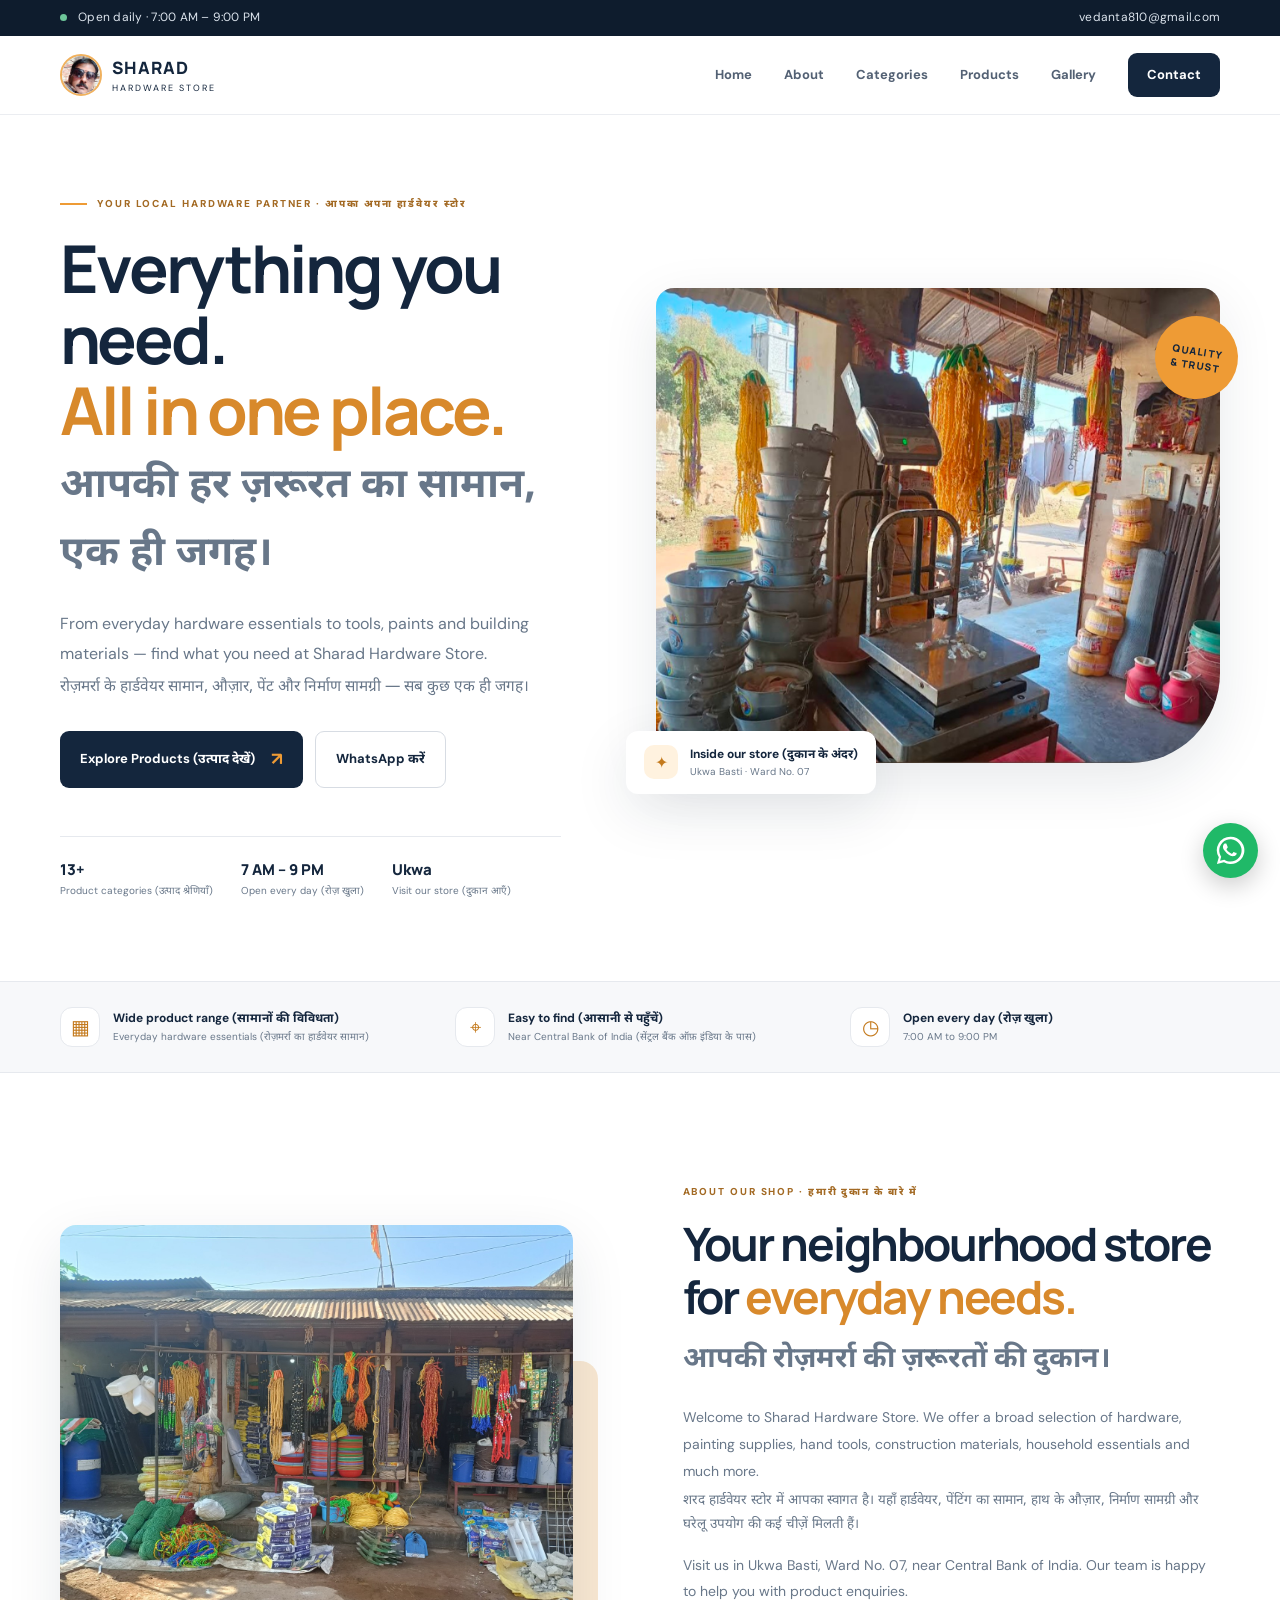
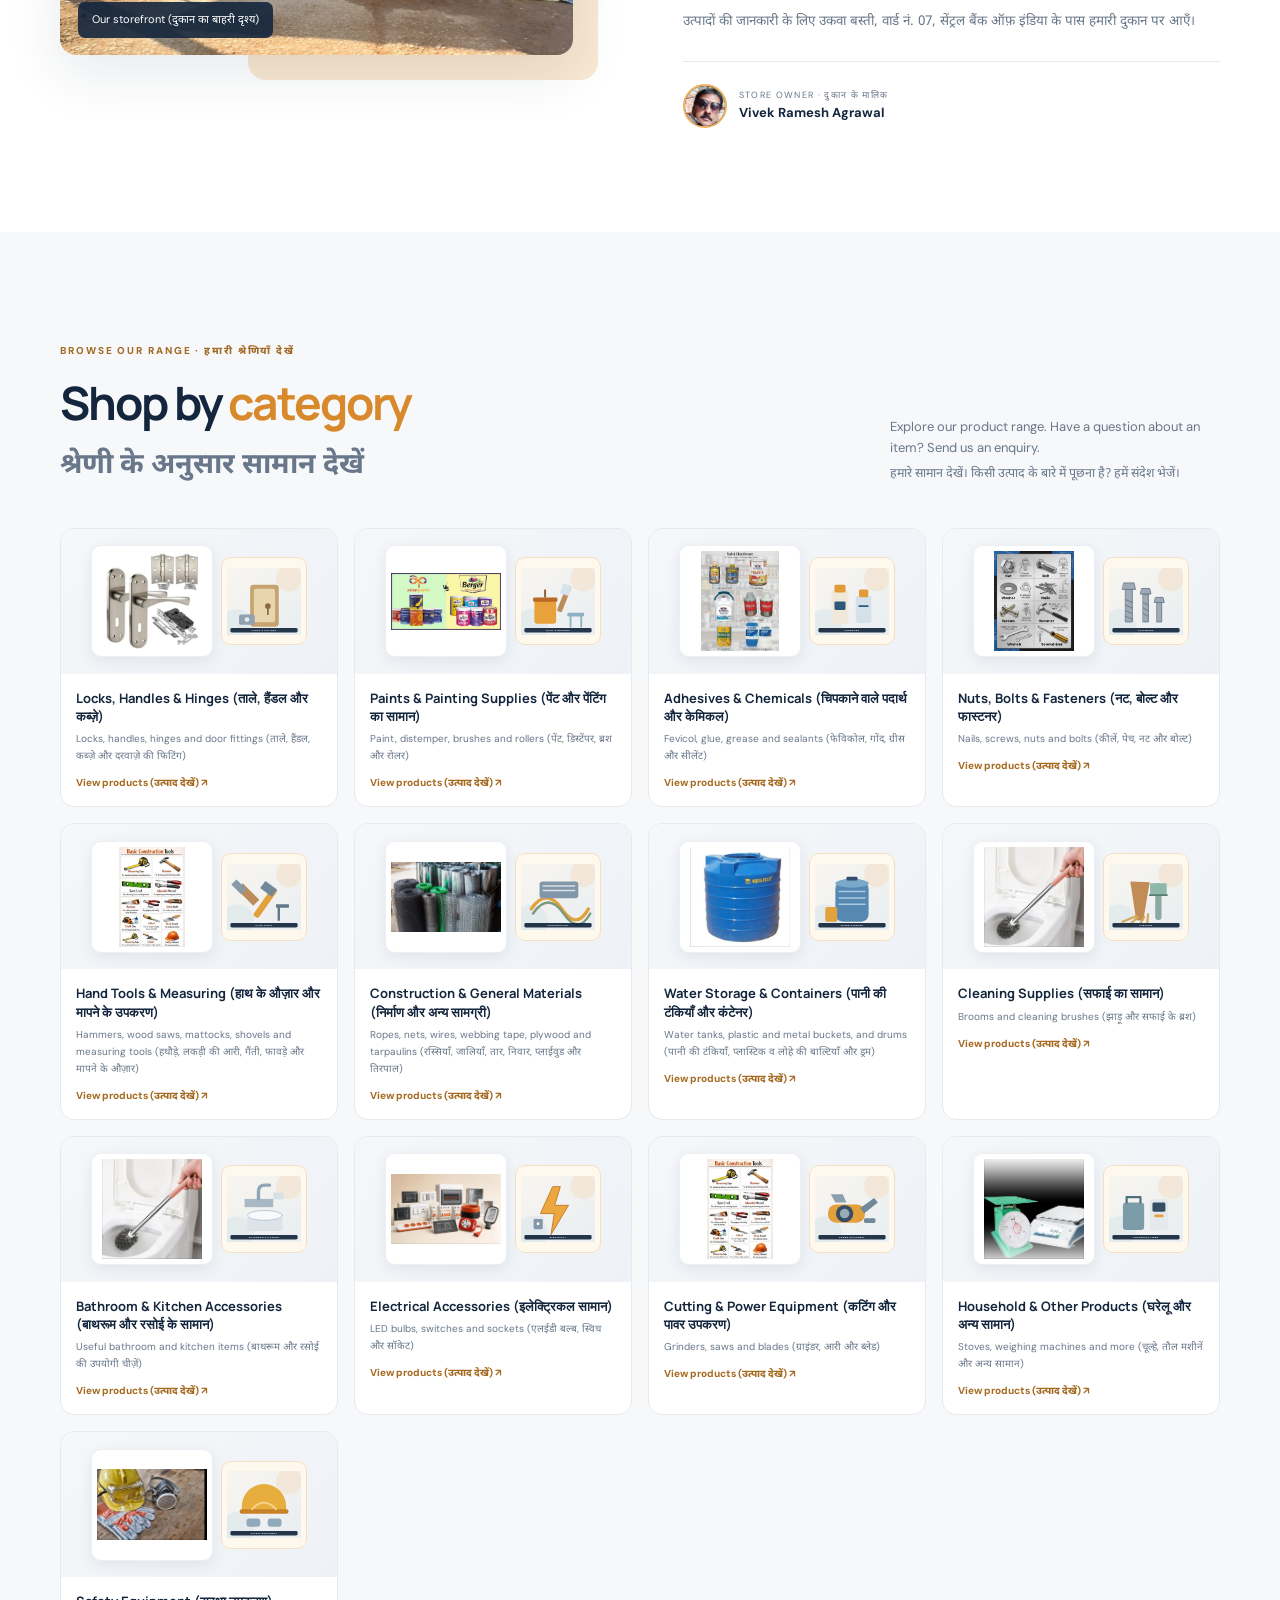
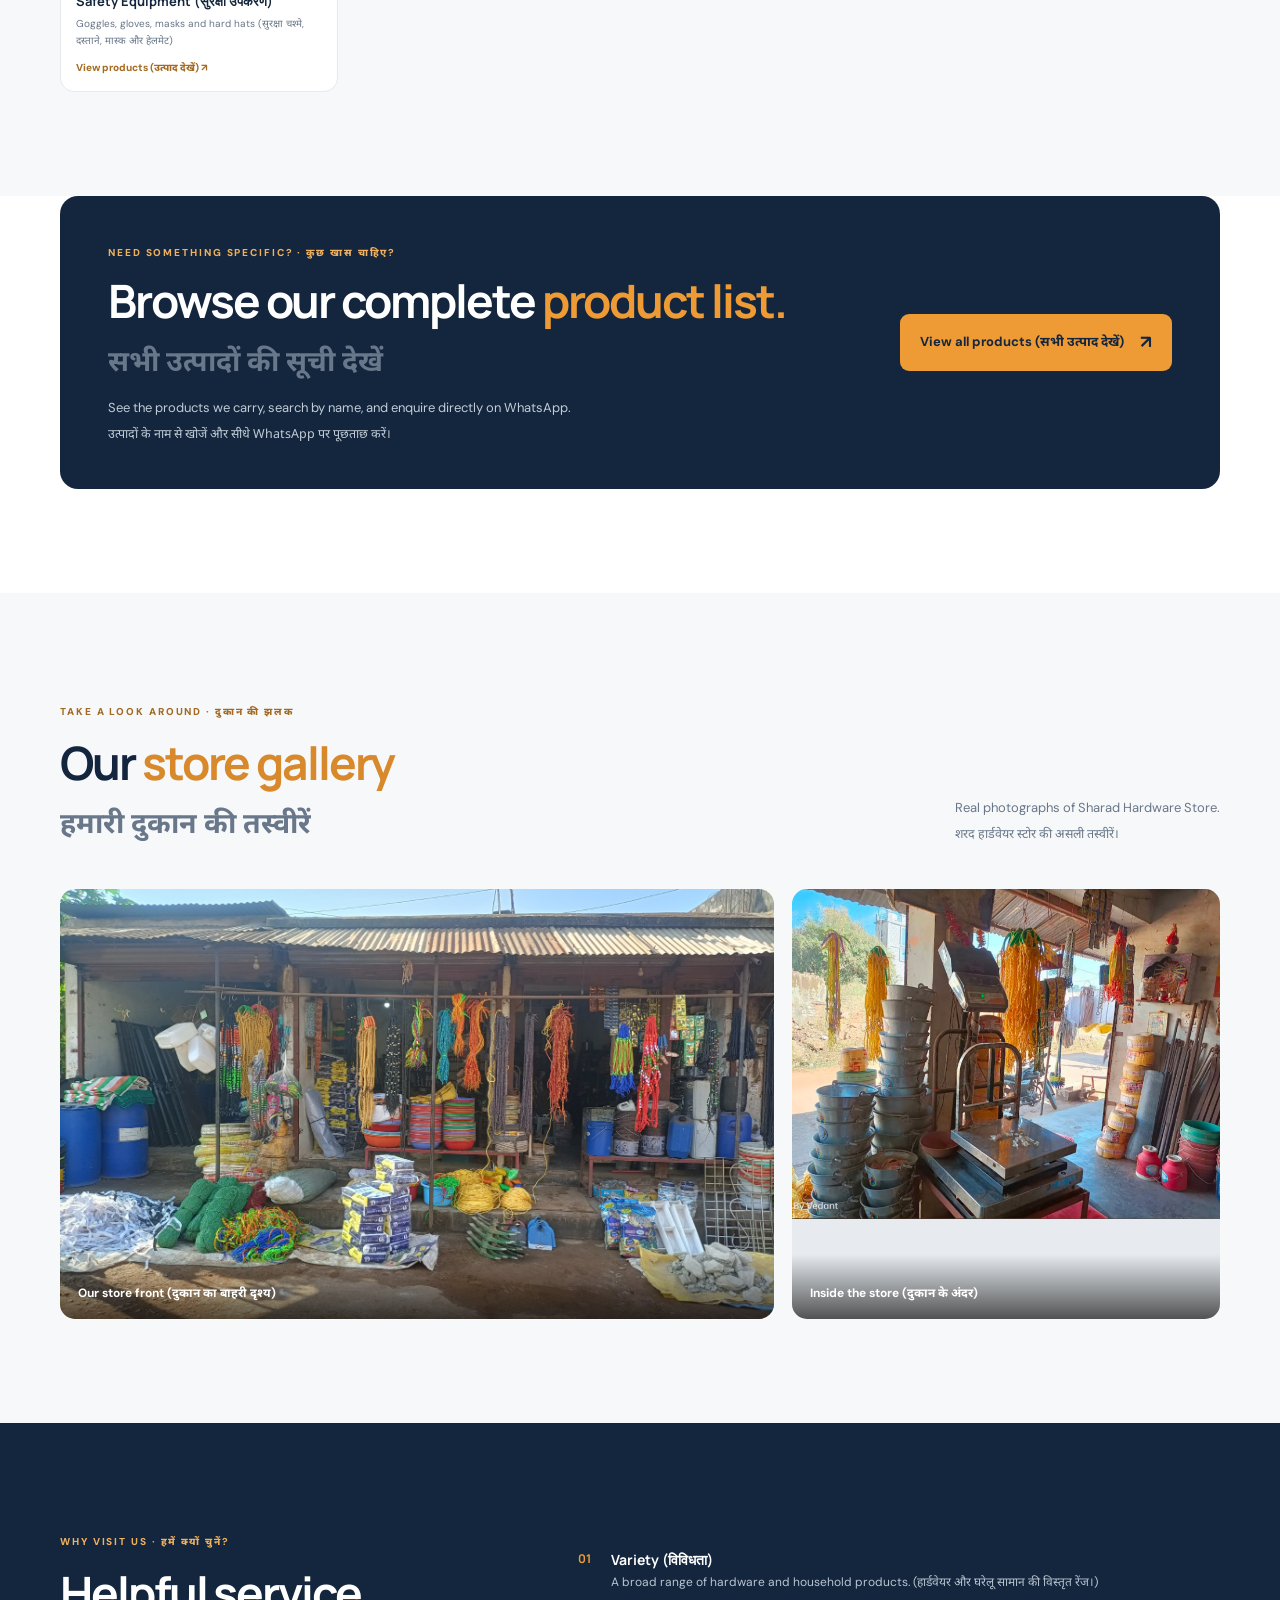
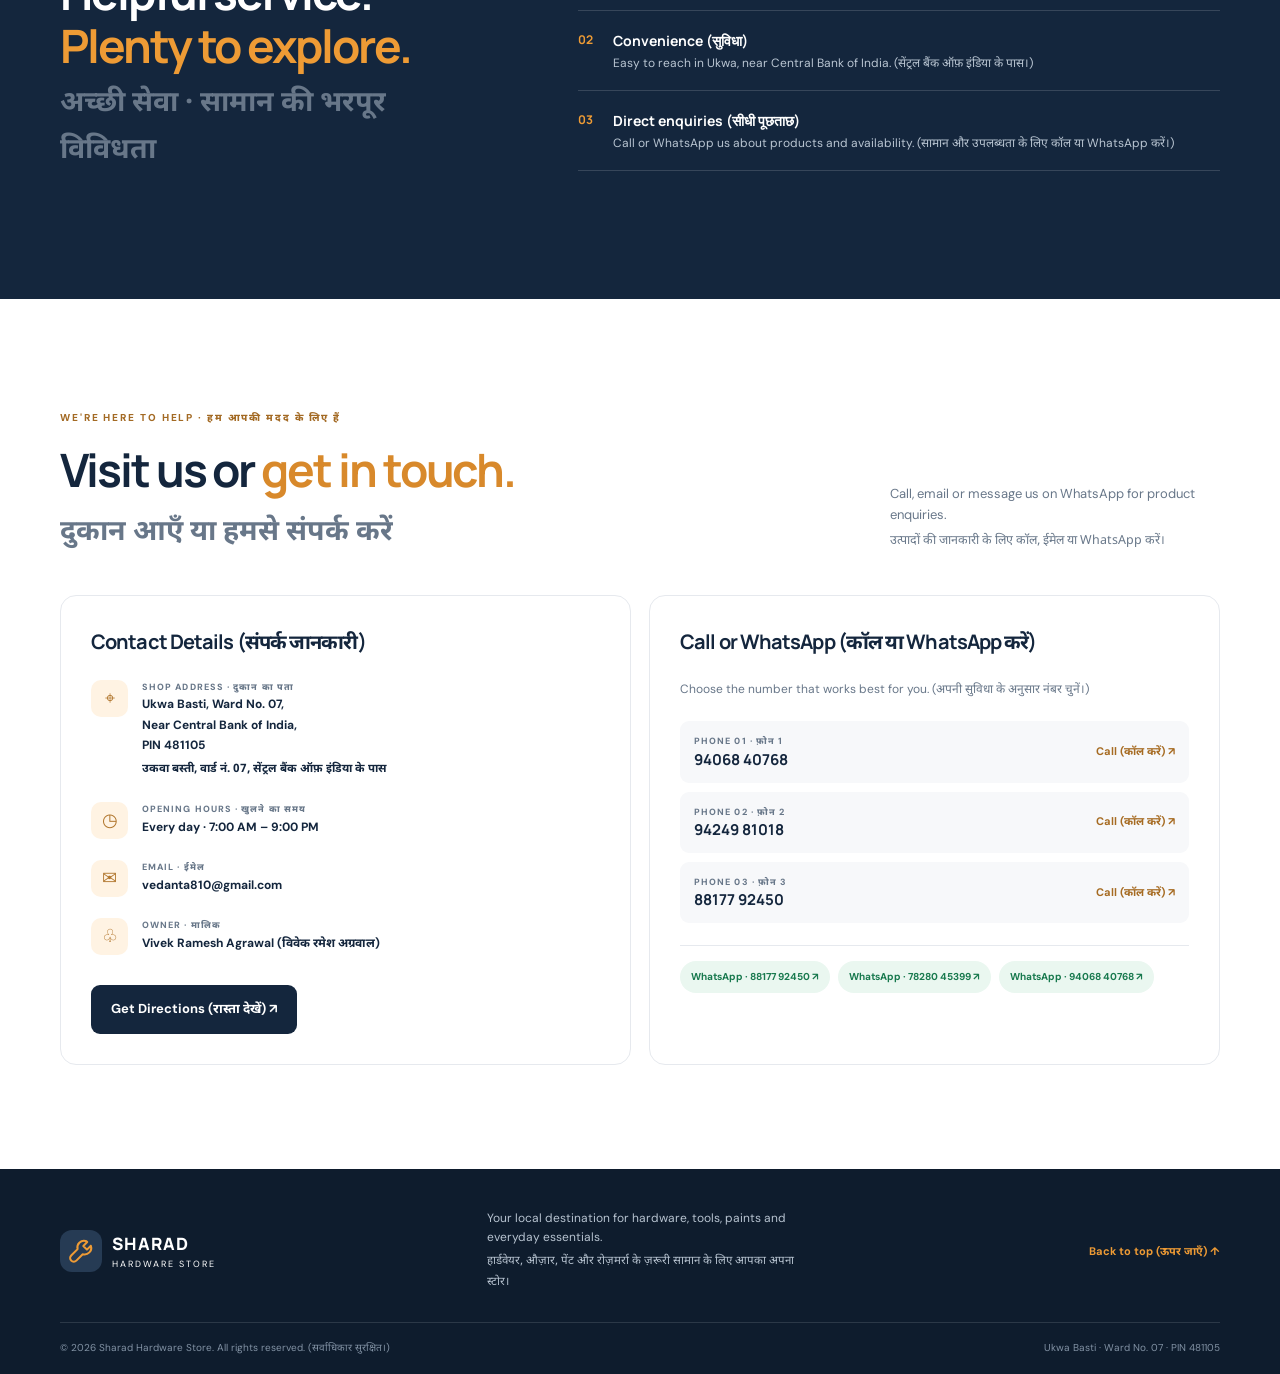
<file: index.html>
<!DOCTYPE html>
<html lang="en">

<head>
    <meta charset="UTF-8">
    <meta name="viewport" content="width=device-width, initial-scale=1.0">
    <meta name="description" content="Sharad Hardware Store in Ukwa Basti, Ward No. 07. Explore hardware, paints, tools, construction materials and more. Call or WhatsApp करें for enquiries.">
    <meta name="theme-color" content="#14263d">
    <title> Sharad Hardware Store | शरद हार्डवेयर स्टोर | Ukwa </title>
    <link rel="preconnect" href="https://fonts.googleapis.com">
    <link rel="preconnect" href="https://fonts.gstatic.com" crossorigin>
    <link href="https://fonts.googleapis.com/css2?family=DM+Sans:wght@400;500;600;700&family=Manrope:wght@500;600;700;800&family=Noto+Sans+Devanagari:wght@400;500;600;700;800&display=swap" rel="stylesheet">
    <link rel="stylesheet" href="styles.css">
</head>

<body>
    <div class="top-strip">
        <div class="container top-strip-inner">
            <span><span class="status-dot"></span> Open daily · 7:00 AM – 9:00 PM</span>
            <a href="mailto:vedanta810@gmail.com">vedanta810@gmail.com</a>
        </div>
    </div>

    <header class="site-header">
        <div class="container nav-wrap">
            <a class="brand" href="#home" aria-label="Sharad Hardware Store home">
                <span class="brand-mark owner-brand-mark"><img src="assets/owner.jpg" alt="Vivek Ramesh Agrawal, store owner"></span>
                <span class="brand-copy"><strong>SHARAD</strong><small>HARDWARE STORE</small></span>
            </a>
            <button class="menu-toggle" id="menuToggle" aria-label="Open navigation" aria-expanded="false"><span></span><span></span><span></span></button>
            <nav class="main-nav" id="mainNav">
                <a href="#home">Home</a><a href="#about">About</a><a href="#categories">Categories </a><a href="products.html">Products</a><a href="#gallery">Gallery</a><a href="#contact" class="nav-cta">Contact</a>
            </nav>
        </div>
    </header>

    <main>
        <section class="hero section-pad" id="home">
            <div class="container hero-grid">
                <div class="hero-copy">
                    <span class="eyebrow"><span class="eyebrow-line"></span> YOUR LOCAL HARDWARE PARTNER · आपका अपना हार्डवेयर स्टोर</span>
                    <h1>Everything you need.<br><em>All in one place.</em><br><span class="hindi-heading" lang="hi">आपकी हर ज़रूरत का सामान, एक ही जगह।</span></h1>
                    <p class="hero-text">From everyday hardware essentials to tools, paints and building materials — find what you need at Sharad Hardware Store.<br><span class="hindi-copy" lang="hi">रोज़मर्रा के हार्डवेयर सामान, औज़ार, पेंट और निर्माण सामग्री — सब कुछ एक ही जगह।</span></p>
                    <div class="hero-actions">
                        <a class="btn btn-primary" href="#categories">Explore Products (उत्पाद देखें) <span>↗</span></a>
                        <a class="btn btn-outline" href="https://wa.me/918817792450?text=Hello%20Sharad%20Hardware%20Store%2C%20I%20would%20like%20to%20make%20an%20enquiry." target="_blank" rel="noopener">WhatsApp करें</a>
                    </div>
                    <div class="hero-meta">
                        <div><strong>13+</strong><span>Product categories (उत्पाद श्रेणियाँ)</span></div>
                        <div><strong>7 AM – 9  PM</strong><span>Open every day (रोज़ खुला)</span></div>
                        <div><strong>Ukwa</strong><span>Visit our store (दुकान आएँ)</span></div>
                    </div>
                </div>
                <div class="hero-visual">
                    <div class="hero-image-frame"><img src="assets/shop-interior.jpg" alt="Interior view of Sharad Hardware Store in Ukwa" fetchpriority="high"></div>
                    <div class="image-note"><span class="note-icon">✦</span><span><strong>Inside our store (दुकान के अंदर)</strong><small>Ukwa Basti · Ward No. 07</small></span></div>
                    <div class="hero-stamp">QUALITY<br> & TRUST</div>
                </div>
            </div>
        </section>

        <section class="trust-row">
            <div class="container trust-grid">
                <div><span class="trust-icon">▦</span><span><strong>Wide product range (सामानों की विविधता)</strong><small>Everyday hardware essentials (रोज़मर्रा का हार्डवेयर सामान)</small></span></div>
                <div><span class="trust-icon">⌖</span><span><strong>Easy to find (आसानी से पहुँचें)</strong><small>Near Central Bank of India (सेंट्रल बैंक ऑफ़ इंडिया के पास)</small></span></div>
                <div><span class="trust-icon">◷</span><span><strong>Open every day (रोज़ खुला)</strong><small>7:00 AM to 9:00 PM</small></span></div>
            </div>
        </section>

        <section class="section-pad about-section" id="about">
            <div class="container about-grid">
                <div class="about-photo"><img src="assets/shop-exterior.jpg" alt="Exterior view of Sharad Hardware Store" loading="lazy"><span class="photo-caption">Our storefront (दुकान का बाहरी दृश्य)</span></div>
                <div class="about-copy">
                    <span class="eyebrow">ABOUT OUR SHOP · हमारी दुकान के बारे में</span>
                    <h2>Your neighbourhood store for <em>everyday needs.</em><br><span class="hindi-heading" lang="hi">आपकी रोज़मर्रा की ज़रूरतों की दुकान।</span></h2>
                    <p>Welcome to Sharad Hardware Store. We offer a broad selection of hardware, painting supplies, hand tools, construction materials, household essentials and much more.<br><span class="hindi-copy" lang="hi">शरद हार्डवेयर स्टोर में आपका स्वागत है। यहाँ हार्डवेयर, पेंटिंग का सामान, हाथ के औज़ार, निर्माण सामग्री और घरेलू उपयोग की कई चीज़ें मिलती हैं।</span></p>
                    <p>Visit us in Ukwa Basti, Ward No. 07, near Central Bank of India. Our team is happy to help you with product enquiries.<br><span class="hindi-copy" lang="hi">उत्पादों की जानकारी के लिए उकवा बस्ती, वार्ड नं. 07, सेंट्रल बैंक ऑफ़ इंडिया के पास हमारी दुकान पर आएँ।</span></p>
                    <div class="owner-card"><img class="owner-avatar owner-photo" src="assets/owner.jpg" alt="Vivek Ramesh Agrawal"><span><small>STORE OWNER · दुकान के मालिक</small><strong>Vivek Ramesh Agrawal </strong></span></div>
                </div>
            </div>
        </section>

        <section class="section-pad categories-section" id="categories">
            <div class="container">
                <div class="section-heading">
                    <div><span class="eyebrow">BROWSE OUR RANGE · हमारी श्रेणियाँ देखें</span>
                        <h2>Shop by <em>category</em><br><span class="hindi-heading" lang="hi">श्रेणी के अनुसार सामान देखें</span></h2>
                    </div>
                    <p>Explore our product range. Have a question about an item? Send us an enquiry.<br><span class="hindi-copy" lang="hi">हमारे सामान देखें। किसी उत्पाद के बारे में पूछना है? हमें संदेश भेजें।</span></p>
                </div>
                <div class="category-grid" id="categoryGrid"></div>
            </div>
        </section>

        <section class="catalogue-teaser section-pad">
            <div class="container teaser-card">
                <div><span class="eyebrow eyebrow-light">NEED SOMETHING SPECIFIC? · कुछ खास चाहिए?</span>
                    <h2>Browse our complete <em>product list.</em><br><span class="hindi-heading" lang="hi">सभी उत्पादों की सूची देखें</span></h2>
                    <p>See the products we carry, search by name, and enquire directly on WhatsApp.<br><span class="hindi-copy" lang="hi">उत्पादों के नाम से खोजें और सीधे WhatsApp पर पूछताछ करें।</span></p>
                </div>
                <a class="btn btn-primary" href="products.html">View all products (सभी उत्पाद देखें) <span>↗</span></a>
            </div>
        </section>

        <section class="section-pad gallery-section" id="gallery">
            <div class="container">
                <div class="section-heading">
                    <div><span class="eyebrow">TAKE A LOOK AROUND · दुकान की झलक</span>
                        <h2>Our <em>store gallery</em><br><span class="hindi-heading" lang="hi">हमारी दुकान की तस्वीरें</span></h2>
                    </div>
                    <p>Real photographs of Sharad Hardware Store.<br><span class="hindi-copy" lang="hi">शरद हार्डवेयर स्टोर की असली तस्वीरें।</span></p>
                </div>
                <div class="gallery-grid">
                    <figure class="gallery-main"><img src="assets/shop-exterior.jpg" alt="Exterior of Sharad Hardware Store" loading="lazy">
                        <figcaption>Our store front (दुकान का बाहरी दृश्य)</figcaption>
                    </figure>
                    <figure><img src="assets/shop-interior.jpg" alt="Interior of Sharad Hardware Store" loading="lazy">
                        <figcaption>Inside the store (दुकान के अंदर)</figcaption>
                    </figure>
                </div>
            </div>
        </section>

        <section class="why-section section-pad">
            <div class="container why-inner">
                <div><span class="eyebrow eyebrow-light">WHY VISIT US · हमें क्यों चुनें?</span>
                    <h2>Helpful service.<br><em>Plenty to explore.</em><br><span class="hindi-heading" lang="hi">अच्छी सेवा · सामान की भरपूर विविधता</span></h2>
                </div>
                <div class="why-points">
                    <div><b>01</b><span><strong>Variety (विविधता)</strong><small>A broad range of hardware and household products. (हार्डवेयर और घरेलू सामान की विस्तृत रेंज।)</small></span></div>
                    <div><b>02</b><span><strong>Convenience (सुविधा)</strong><small>Easy to reach in Ukwa, near Central Bank of India. (सेंट्रल बैंक ऑफ़ इंडिया के पास।)</small></span></div>
                    <div><b>03</b><span><strong>Direct enquiries (सीधी पूछताछ)</strong><small>Call or WhatsApp us about products and availability. (सामान और उपलब्धता के लिए कॉल या WhatsApp करें।)</small></span></div>
                </div>
            </div>
        </section>

        <section class="section-pad contact-section" id="contact">
            <div class="container">
                <div class="section-heading">
                    <div><span class="eyebrow">WE'RE HERE TO HELP · हम आपकी मदद के लिए हैं</span>
                        <h2>Visit us or <em>get in touch.</em><br><span class="hindi-heading" lang="hi">दुकान आएँ या हमसे संपर्क करें</span></h2>
                    </div>
                    <p>Call, email or message us on WhatsApp for product enquiries.<br><span class="hindi-copy" lang="hi">उत्पादों की जानकारी के लिए कॉल, ईमेल या WhatsApp करें।</span></p>
                </div>
                <div class="contact-grid">
                    <div class="contact-card contact-details">
                        <h3>Contact Details (संपर्क जानकारी)</h3>
                        <div class="detail-row"><span class="detail-icon">⌖</span><span><small>SHOP ADDRESS · दुकान का पता</small><strong>Ukwa Basti, Ward No. 07,<br>Near Central Bank of India,<br>PIN 481105<br><span class="hindi-copy" lang="hi">उकवा बस्ती, वार्ड नं. 07, सेंट्रल बैंक ऑफ़ इंडिया के पास</span></strong>
                            </span>
                        </div>
                        <div class="detail-row"><span class="detail-icon">◷</span><span><small>OPENING HOURS · खुलने का समय</small><strong>Every day · 7:00 AM – 9:00 PM </strong></span></div>
                        <div class="detail-row"><span class="detail-icon">✉</span><span><small>EMAIL · ईमेल</small><a href="mailto:vedanta810@gmail.com">vedanta810@gmail.com</a></span></div>
                        <div class="detail-row"><span class="detail-icon">♧</span><span><small>OWNER · मालिक</small><strong>Vivek Ramesh Agrawal (विवेक रमेश अग्रवाल)</strong></span></div>
                        <a class="btn btn-primary map-btn" href="https://maps.app.goo.gl/6RreA2PhUrgB4nnb9?g_st=aw" target="_blank" rel="noopener">Get Directions (रास्ता देखें) ↗</a>
                    </div>
                    <div class="contact-card phone-card">
                        <h3>Call or WhatsApp (कॉल या WhatsApp करें)</h3>
                        <p class="muted">Choose the number that works best for you. (अपनी सुविधा के अनुसार नंबर चुनें।)</p>
                        <div class="phone-list">
                            <a href="tel:+919406840768"><span><small>PHONE 01 · फ़ोन 1</small><strong>94068 40768</strong></span><b>Call (कॉल करें) ↗</b></a>
                            <a href="tel:+919424981018"><span><small>PHONE 02 · फ़ोन 2</small><strong>94249 81018</strong></span><b>Call (कॉल करें) ↗</b></a>
                            <a href="tel:+918817792450"><span><small>PHONE 03 · फ़ोन 3</small><strong>88177 92450</strong></span><b>Call (कॉल करें) ↗</b></a>
                        </div>
                        <div class="whatsapp-list">
                            <a href="https://wa.me/918817792450" target="_blank" rel="noopener">WhatsApp · 88177 92450 ↗</a>
                            <a href="https://wa.me/917828045399" target="_blank" rel="noopener">WhatsApp · 78280 45399 ↗</a>
                            <a href="https://wa.me/919406840768" target="_blank" rel="noopener">WhatsApp · 94068 40768 ↗</a>
                        </div>
                    </div>
                </div>
            </div>
        </section>
    </main>

    <footer class="site-footer">
        <div class="container footer-main">
            <a class="brand brand-light" href="#home"><span class="brand-mark"><svg viewBox="0 0 40 40" aria-hidden="true"><path d="M25.8 5.5a9.2 9.2 0 0 0-11.2 11.2L5.8 25.5a5 5 0 1 0 7.1 7.1l8.8-8.8A9.2 9.2 0 0 0 32.9 12l-5.4 5.4-5-5 5.4-5.4a9 9 0 0 0-2.1-1.5Z" fill="none" stroke="currentColor" stroke-width="2.8" stroke-linecap="round" stroke-linejoin="round"/></svg></span><span class="brand-copy"><strong>SHARAD</strong><small>HARDWARE STORE</small></span></a>
            <p>Your local destination for hardware, tools, paints and everyday essentials.<br><span class="hindi-copy" lang="hi">हार्डवेयर, औज़ार, पेंट और रोज़मर्रा के ज़रूरी सामान के लिए आपका अपना स्टोर।</span></p>
            <a class="footer-top" href="#home">Back to top (ऊपर जाएँ) ↑</a>
        </div>
        <div class="container footer-bottom"><span>© <span id="year"></span> Sharad Hardware Store. All rights reserved. (सर्वाधिकार सुरक्षित।)</span><span>Ukwa Basti · Ward No. 07 · PIN 481105</span></div>
    </footer>

    <a class="floating-whatsapp" href="https://wa.me/918817792450?text=Hello%20Sharad%20Hardware%20Store%2C%20I%20have%20a%20product%20enquiry." target="_blank" rel="noopener" aria-label="Chat with Sharad Hardware Store on WhatsApp">
        <svg viewBox="0 0 32 32" aria-hidden="true"><path fill="currentColor" d="M16 .8A15 15 0 0 0 3.1 23.5L1 31l7.7-2A15.1 15.1 0 1 0 16 .8Zm0 27.4c-2.3 0-4.5-.6-6.4-1.8l-.5-.3-4.6 1.2 1.2-4.5-.3-.5A12.3 12.3 0 1 1 16 28.2Zm6.8-9.2c-.4-.2-2.3-1.1-2.7-1.2-.4-.2-.6-.2-.9.2-.3.4-1 1.2-1.2 1.4-.2.3-.5.3-.9.1-.4-.2-1.7-.6-3.2-2-1.2-1.1-2-2.3-2.2-2.7-.2-.4 0-.6.2-.8l.6-.7c.2-.2.3-.4.4-.6.1-.2 0-.5 0-.7-.1-.2-.9-2.1-1.2-2.9-.3-.8-.7-.7-.9-.7h-.8c-.3 0-.7.1-1 .5-.4.4-1.3 1.3-1.3 3.1s1.3 3.6 1.5 3.8c.2.3 2.6 4 6.3 5.6.9.4 1.6.6 2.1.7.9.3 1.7.2 2.3.1.7-.1 2.3-.9 2.6-1.8.3-.9.3-1.6.2-1.8-.1-.2-.4-.3-.8-.5Z"/></svg>
    </a>
    <script src="script.js"></script>
</body>

</html>
</file>
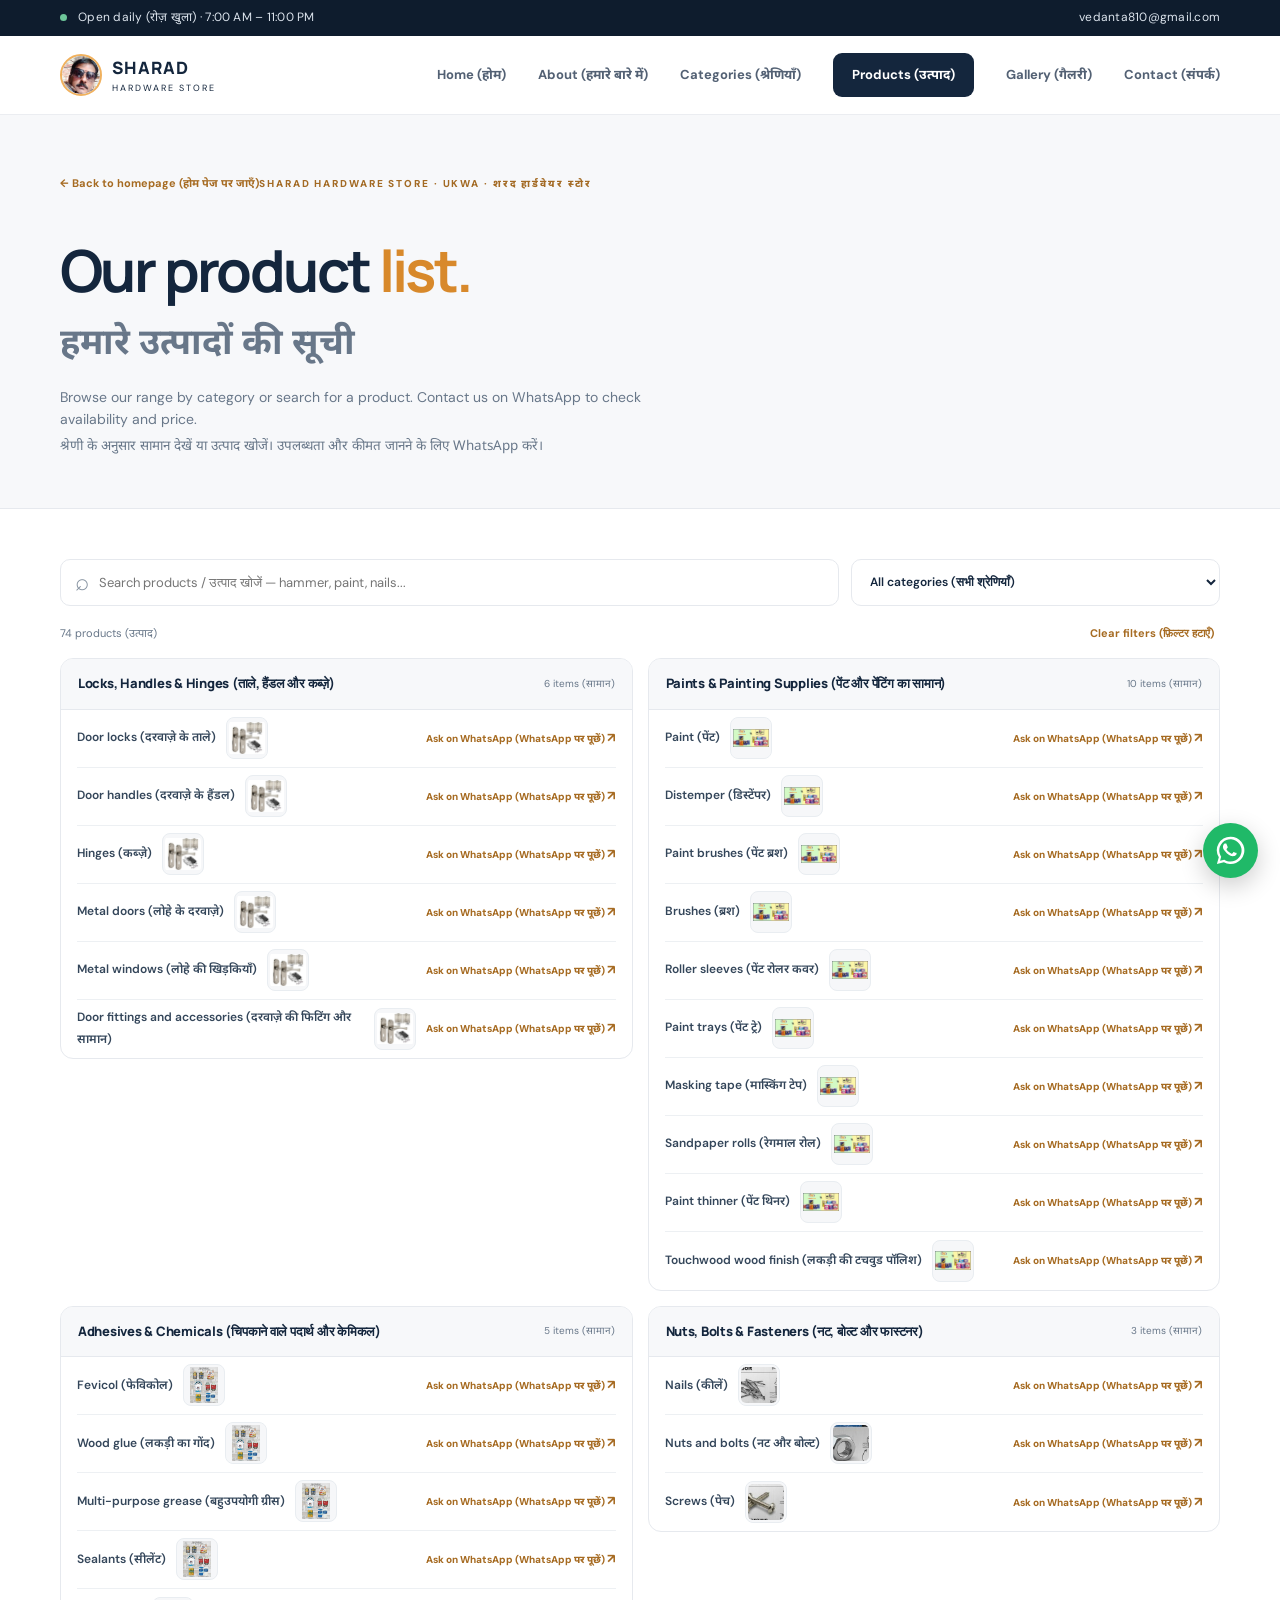
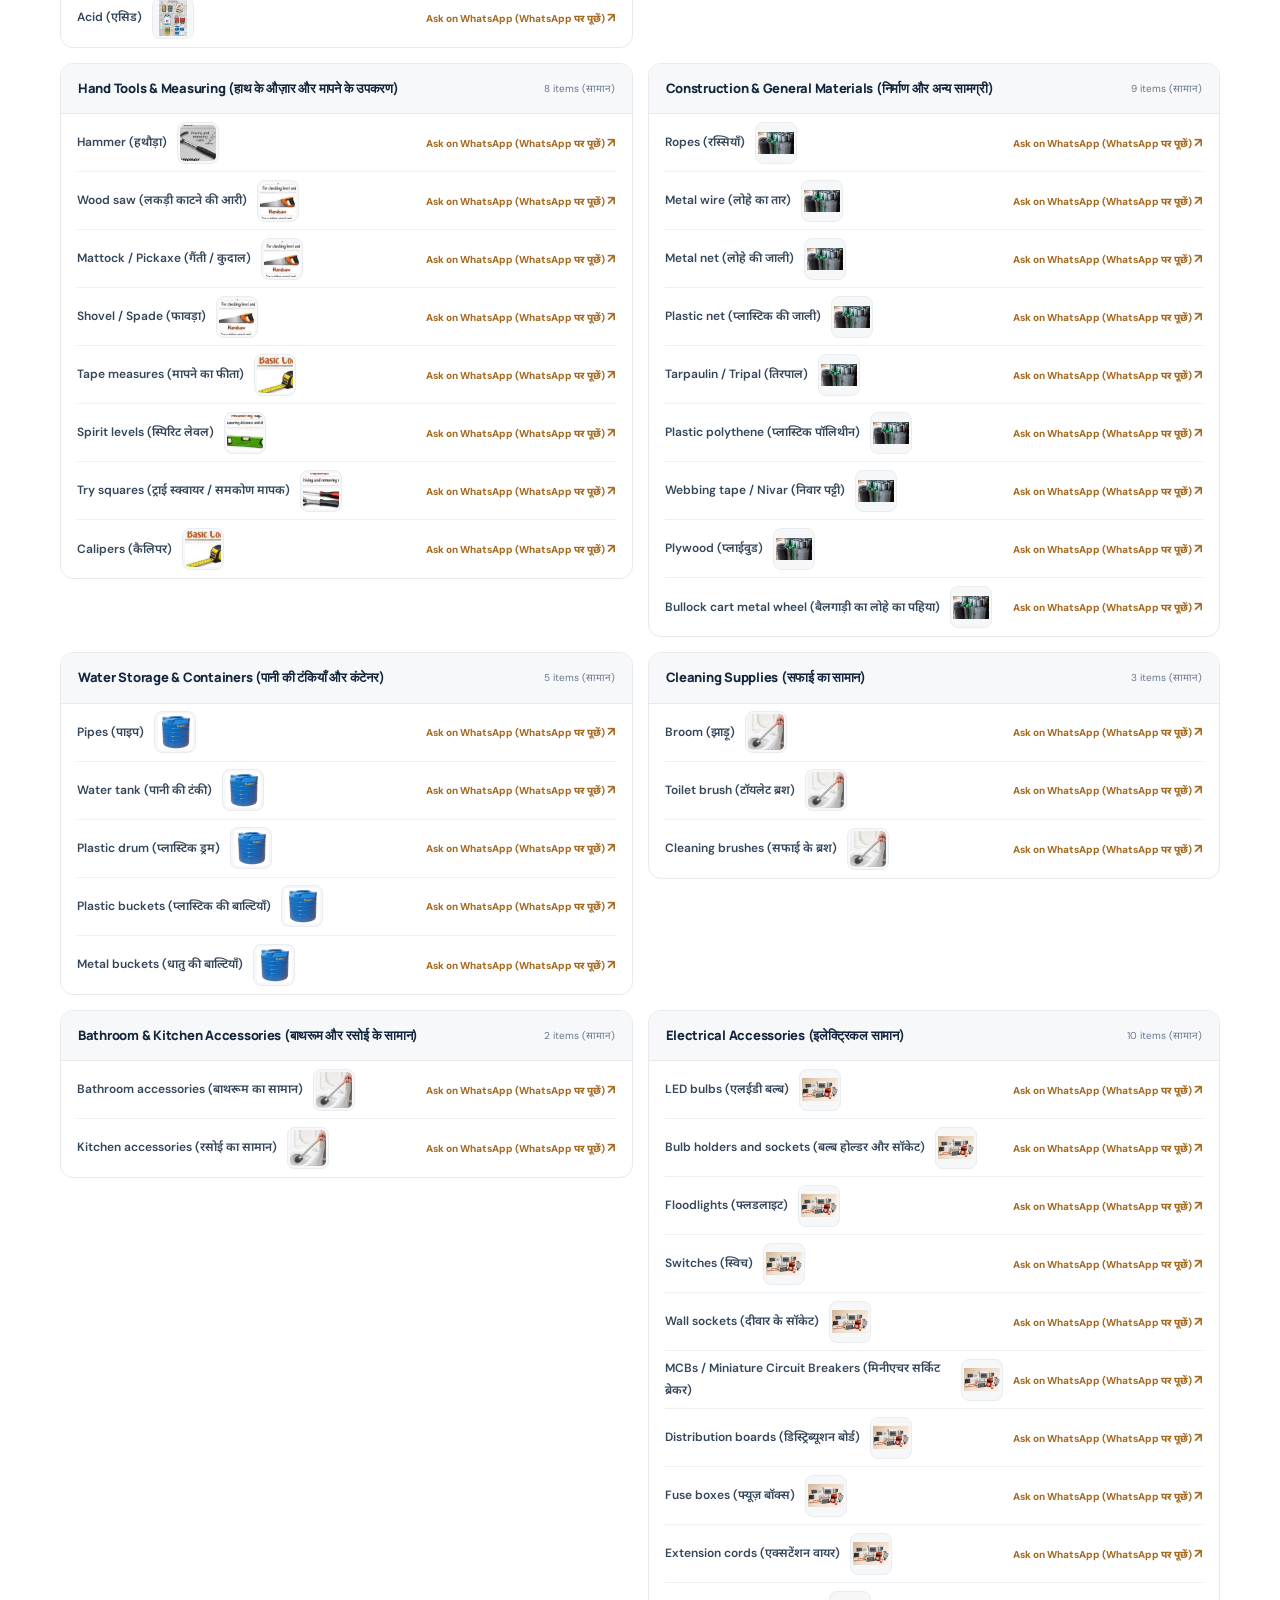
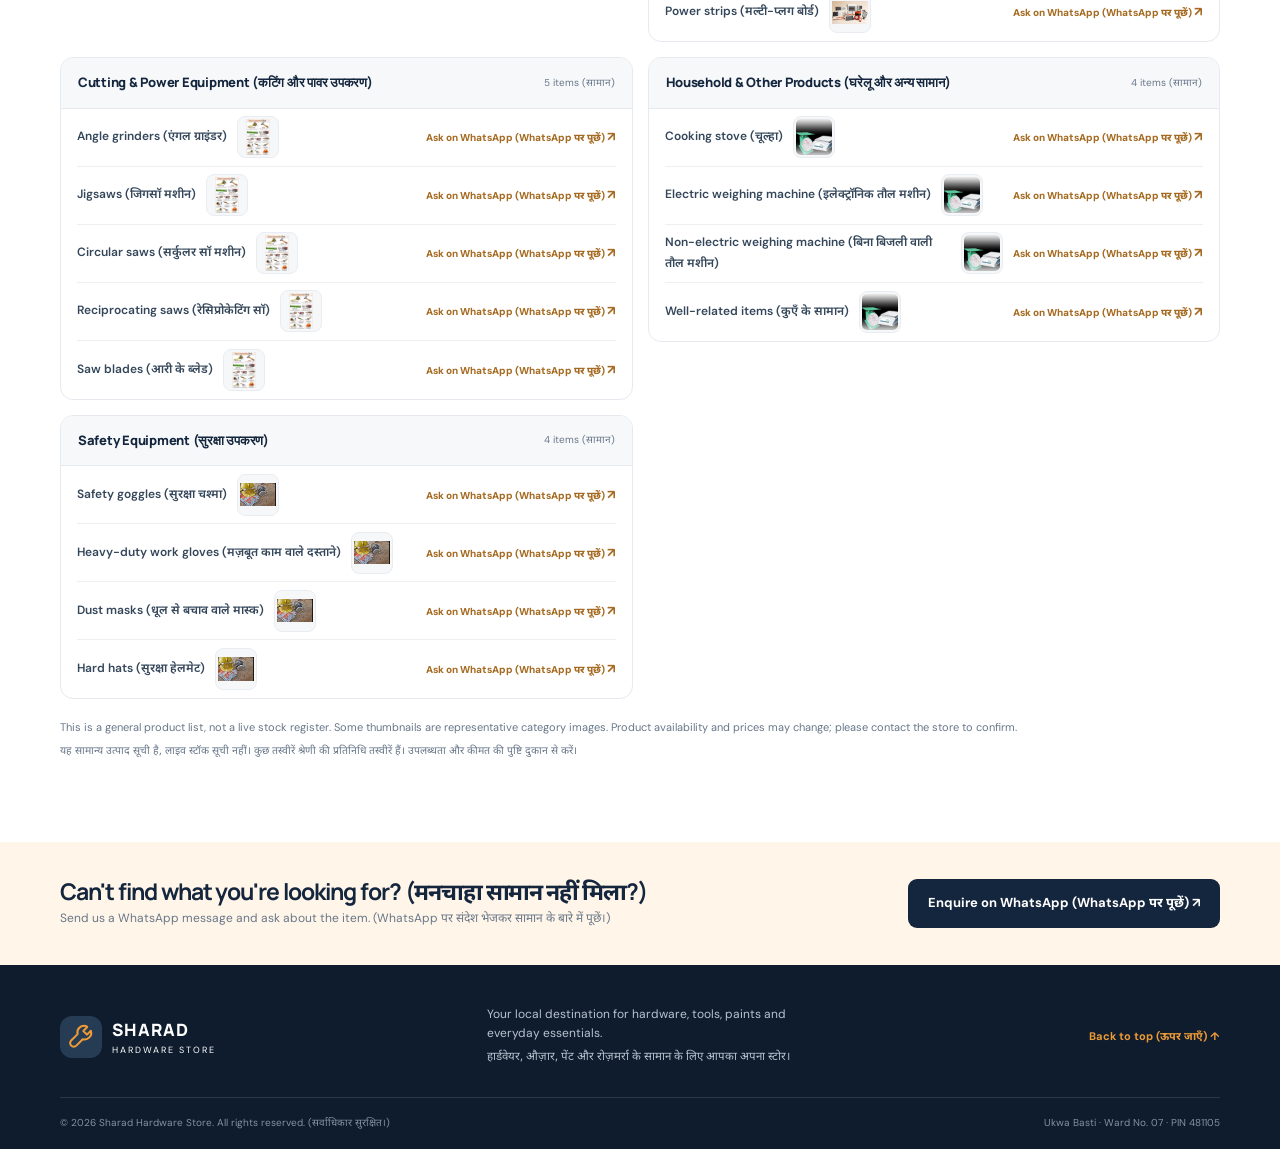
<file: products.html>
<!DOCTYPE html>
<html lang="en"><head>
<meta charset="UTF-8"><meta name="viewport" content="width=device-width, initial-scale=1.0">
<meta name="description" content="Browse the product list at Sharad Hardware Store, Ukwa. Search hardware, paints, tools, electrical accessories and more.">
<meta name="theme-color" content="#14263d"><title>Products (उत्पाद) | Sharad Hardware Store</title>
<link rel="preconnect" href="https://fonts.googleapis.com"><link rel="preconnect" href="https://fonts.gstatic.com" crossorigin>
<link href="https://fonts.googleapis.com/css2?family=DM+Sans:wght@400;500;600;700&family=Manrope:wght@500;600;700;800&family=Noto+Sans+Devanagari:wght@400;500;600;700;800&display=swap" rel="stylesheet"><link rel="stylesheet" href="styles.css">
</head><body>
<div class="top-strip"><div class="container top-strip-inner"><span><span class="status-dot"></span> Open daily (रोज़ खुला) · 7:00 AM – 11:00 PM</span><a href="mailto:vedanta810@gmail.com">vedanta810@gmail.com</a></div></div>
<header class="site-header"><div class="container nav-wrap">
<a class="brand" href="index.html"><span class="brand-mark owner-brand-mark"><img src="assets/owner.jpg" alt="Vivek Ramesh Agrawal, store owner"></span><span class="brand-copy"><strong>SHARAD</strong><small>HARDWARE STORE</small></span></a>
<button class="menu-toggle" id="menuToggle" aria-label="Open navigation" aria-expanded="false"><span></span><span></span><span></span></button>
<nav class="main-nav" id="mainNav"><a href="index.html#home">Home (होम)</a><a href="index.html#about">About (हमारे बारे में)</a><a href="index.html#categories">Categories (श्रेणियाँ)</a><a href="products.html" class="nav-cta">Products (उत्पाद)</a><a href="index.html#gallery">Gallery (गैलरी)</a><a href="index.html#contact">Contact (संपर्क)</a></nav>
</div></header>
<main>
<section class="products-page-hero"><div class="container"><a class="back-link" href="index.html">← Back to homepage (होम पेज पर जाएँ)</a><span class="eyebrow">SHARAD HARDWARE STORE · UKWA · शरद हार्डवेयर स्टोर</span><h1>Our product <em>list.</em><br><span class="hindi-heading" lang="hi">हमारे उत्पादों की सूची</span></h1><p>Browse our range by category or search for a product. Contact us on WhatsApp to check availability and price.<br><span class="hindi-copy" lang="hi">श्रेणी के अनुसार सामान देखें या उत्पाद खोजें। उपलब्धता और कीमत जानने के लिए WhatsApp करें।</span></p></div></section>
<section class="section-pad product-directory"><div class="container">
<div class="directory-controls"><label class="search-box"><span>⌕</span><input id="productSearch" type="search" placeholder="Search products / उत्पाद खोजें — hammer, paint, nails..." aria-label="Search products"></label><select id="categoryFilter" aria-label="Filter by category"><option value="all">All categories (सभी श्रेणियाँ)</option></select></div>
<div class="directory-summary"><span id="resultCount" aria-live="polite"></span><button id="clearFilters" type="button">Clear filters (फ़िल्टर हटाएँ)</button></div>
<div id="productDirectory" class="product-directory-list"></div>
<p class="catalogue-note">This is a general product list, not a live stock register. Some thumbnails are representative category images. Product availability and prices may change; please contact the store to confirm.<br><span class="hindi-copy" lang="hi">यह सामान्य उत्पाद सूची है, लाइव स्टॉक सूची नहीं। कुछ तस्वीरें श्रेणी की प्रतिनिधि तस्वीरें हैं। उपलब्धता और कीमत की पुष्टि दुकान से करें।</span></p>
</div></section>
<section class="directory-contact"><div class="container directory-contact-inner"><div><h2>Can't find what you're looking for? (मनचाहा सामान नहीं मिला?)</h2><p>Send us a WhatsApp message and ask about the item. (WhatsApp पर संदेश भेजकर सामान के बारे में पूछें।)</p></div><a class="btn btn-primary" href="https://wa.me/918817792450?text=Hello%20Sharad%20Hardware%20Store%2C%20I%20want%20to%20ask%20about%20a%20product." target="_blank" rel="noopener">Enquire on WhatsApp (WhatsApp पर पूछें) ↗</a></div></section>
</main>
<footer class="site-footer"><div class="container footer-main"><a class="brand brand-light" href="index.html"><span class="brand-mark"><svg viewBox="0 0 40 40" aria-hidden="true"><path d="M25.8 5.5a9.2 9.2 0 0 0-11.2 11.2L5.8 25.5a5 5 0 1 0 7.1 7.1l8.8-8.8A9.2 9.2 0 0 0 32.9 12l-5.4 5.4-5-5 5.4-5.4a9 9 0 0 0-2.1-1.5Z" fill="none" stroke="currentColor" stroke-width="2.8" stroke-linecap="round" stroke-linejoin="round"/></svg></span><span class="brand-copy"><strong>SHARAD</strong><small>HARDWARE STORE</small></span></a><p>Your local destination for hardware, tools, paints and everyday essentials.<br><span class="hindi-copy" lang="hi">हार्डवेयर, औज़ार, पेंट और रोज़मर्रा के सामान के लिए आपका अपना स्टोर।</span></p><a class="footer-top" href="#top">Back to top (ऊपर जाएँ) ↑</a></div><div class="container footer-bottom"><span>© <span id="year"></span> Sharad Hardware Store. All rights reserved. (सर्वाधिकार सुरक्षित।)</span><span>Ukwa Basti · Ward No. 07 · PIN 481105</span></div></footer>
<a class="floating-whatsapp" href="https://wa.me/918817792450?text=Hello%20Sharad%20Hardware%20Store%2C%20I%20have%20a%20product%20enquiry." target="_blank" rel="noopener" aria-label="Chat on WhatsApp"><svg viewBox="0 0 32 32" aria-hidden="true"><path fill="currentColor" d="M16 .8A15 15 0 0 0 3.1 23.5L1 31l7.7-2A15.1 15.1 0 1 0 16 .8Zm0 27.4c-2.3 0-4.5-.6-6.4-1.8l-.5-.3-4.6 1.2 1.2-4.5-.3-.5A12.3 12.3 0 1 1 16 28.2Zm6.8-9.2c-.4-.2-2.3-1.1-2.7-1.2-.4-.2-.6-.2-.9.2-.3.4-1 1.2-1.2 1.4-.2.3-.5.3-.9.1-.4-.2-1.7-.6-3.2-2-1.2-1.1-2-2.3-2.2-2.7-.2-.4 0-.6.2-.8l.6-.7c.2-.2.3-.4.4-.6.1-.2 0-.5 0-.7-.1-.2-.9-2.1-1.2-2.9-.3-.8-.7-.7-.9-.7h-.8c-.3 0-.7.1-1 .5-.4.4-1.3 1.3-1.3 3.1s1.3 3.6 1.5 3.8c.2.3 2.6 4 6.3 5.6.9.4 1.6.6 2.1.7.9.3 1.7.2 2.3.1.7-.1 2.3-.9 2.6-1.8.3-.9.3-1.6.2-1.8-.1-.2-.4-.3-.8-.5Z"/></svg></a>
<script src="products.js"></script>
</body></html>
</file>
<file: styles.css>
:root {
  --navy:#14263d; --navy-2:#1d3552; --orange:#ee9b35; --ink:#1c2938;
  --muted:#687789; --paper:#f7f8fa; --line:#e6e9ee; --white:#fff;
  --radius:18px; --shadow:0 18px 55px rgba(20,38,61,.10);
}
*{box-sizing:border-box} html{scroll-behavior:smooth;scroll-padding-top:88px}
body{margin:0;font-family:"DM Sans",sans-serif;color:var(--ink);background:#fff;line-height:1.6}
a{color:inherit;text-decoration:none} img{display:block;width:100%;object-fit:cover}
.container{width:min(1160px,calc(100% - 48px));margin:auto}
.section-pad{padding:104px 0}
.top-strip{background:#0e1c2d;color:#dce4ed;font-size:12px;letter-spacing:.02em}
.top-strip-inner{height:36px;display:flex;justify-content:space-between;align-items:center}
.status-dot{display:inline-block;width:7px;height:7px;background:#6dc69a;border-radius:50%;margin-right:8px}
.site-header{position:sticky;top:0;z-index:20;background:rgba(255,255,255,.94);backdrop-filter:blur(14px);border-bottom:1px solid rgba(230,233,238,.8)}
.nav-wrap{height:78px;display:flex;align-items:center;justify-content:space-between}
.brand{display:flex;align-items:center;gap:10px;color:var(--navy)}
.brand-mark{width:42px;height:42px;background:var(--navy);color:var(--orange);border-radius:12px;display:grid;place-items:center}
.brand-mark svg{width:29px;height:29px}
.brand-copy{display:flex;flex-direction:column;line-height:1.1;letter-spacing:.08em}
.brand-copy strong{font:800 17px "Manrope",sans-serif}
.brand-copy small{font-size:9px;letter-spacing:.22em;margin-top:5px}
.main-nav{display:flex;align-items:center;gap:32px;font-size:13px;font-weight:700;color:#536174}
.main-nav a:hover{color:var(--orange)}.main-nav .nav-cta{background:var(--navy);color:white;padding:12px 19px;border-radius:9px}
.main-nav .nav-cta:hover{background:var(--orange);color:var(--navy)}
.menu-toggle{display:none;background:none;border:0;padding:8px}.menu-toggle span{display:block;width:24px;height:2px;background:var(--navy);margin:5px}
.hero{padding-top:72px;padding-bottom:82px;overflow:hidden}
.hero-grid{display:grid;grid-template-columns:.92fr 1.08fr;gap:70px;align-items:center}
.eyebrow{font-size:10px;font-weight:800;letter-spacing:.19em;color:#a36a24;display:inline-flex;align-items:center;gap:10px}
.eyebrow-line{width:27px;height:2px;background:var(--orange)}
h1,h2,h3,p{margin-top:0}h1,h2,h3{font-family:"Manrope",sans-serif;color:var(--navy);letter-spacing:-.045em}
h1{font-size:clamp(42px,5.2vw,66px);line-height:1.08;margin:20px 0}
h1 em,h2 em{font-style:normal;color:#d8892b}
.hero-text{max-width:470px;color:var(--muted);font-size:16px;line-height:1.85}
.hero-actions{display:flex;gap:12px;flex-wrap:wrap;margin-top:30px}
.btn{display:inline-flex;align-items:center;justify-content:center;gap:16px;padding:14px 20px;border-radius:9px;font-size:13px;font-weight:700;transition:.2s}
.btn-primary{background:var(--navy);color:white}.btn-primary:hover{background:#254362;transform:translateY(-2px)}
.btn-primary span{color:var(--orange);font-size:18px}.btn-outline{border:1px solid #d7dce3;color:var(--navy)}.btn-outline:hover{border-color:var(--orange);color:#a36a24}
.hero-meta{display:flex;gap:28px;margin-top:48px;padding-top:22px;border-top:1px solid var(--line)}
.hero-meta div{display:flex;flex-direction:column}.hero-meta strong{font:800 15px "Manrope";color:var(--navy)}.hero-meta span{font-size:10px;color:var(--muted);margin-top:3px}
.hero-visual{position:relative;padding:0 0 35px 25px}
.hero-image-frame{height:475px;border-radius:18px 18px 90px 18px;overflow:hidden;box-shadow:var(--shadow);background:#e8edf2}
.hero-image-frame img{height:100%;object-position:center}
.image-note{position:absolute;left:-5px;bottom:4px;background:white;border-radius:12px;padding:14px 18px;box-shadow:var(--shadow);display:flex;align-items:center;gap:12px}
.note-icon{width:34px;height:34px;border-radius:10px;background:#fff2df;color:#c47a1d;display:grid;place-items:center}
.image-note span:last-child{display:flex;flex-direction:column}.image-note strong{font-size:12px;color:var(--navy)}.image-note small{font-size:10px;color:var(--muted)}
.hero-stamp{position:absolute;right:-18px;top:28px;background:var(--orange);color:var(--navy);font:800 10px "Manrope";letter-spacing:.12em;text-align:center;padding:17px 13px;border-radius:50%;width:83px;height:83px;display:grid;align-content:center;transform:rotate(9deg)}
.trust-row{background:var(--paper);border-top:1px solid var(--line);border-bottom:1px solid var(--line)}
.trust-grid{display:grid;grid-template-columns:repeat(3,1fr);padding:25px 0;gap:25px}
.trust-grid>div{display:flex;align-items:center;gap:13px}.trust-icon{width:40px;height:40px;background:#fff;border:1px solid var(--line);border-radius:12px;display:grid;place-items:center;color:#c47a1d;font-size:20px}
.trust-grid span:last-child{display:flex;flex-direction:column}.trust-grid strong{font-size:12px;color:var(--navy)}.trust-grid small{font-size:10px;color:var(--muted)}
.about-grid{display:grid;grid-template-columns:1fr 1fr;gap:85px;align-items:center}
.about-photo{position:relative;padding:0 25px 25px 0}.about-photo:before{content:"";position:absolute;right:0;bottom:0;width:65%;height:70%;background:#f9e8d2;border-radius:18px;z-index:-1}
.about-photo img{height:430px;border-radius:16px;box-shadow:var(--shadow)}
.photo-caption{position:absolute;left:18px;bottom:42px;background:rgba(20,38,61,.9);color:white;padding:9px 14px;border-radius:7px;font-size:11px}
h2{font-size:clamp(32px,4vw,46px);line-height:1.16;margin:14px 0 20px}
.about-copy p{font-size:14px;color:var(--muted);line-height:1.9}
.owner-card{display:flex;align-items:center;gap:12px;margin-top:27px;padding-top:22px;border-top:1px solid var(--line)}
.owner-avatar{width:44px;height:44px;border-radius:50%;display:grid;place-items:center;background:var(--navy);color:var(--orange);font:800 13px "Manrope"}
.owner-card span:last-child{display:flex;flex-direction:column}.owner-card small{font-size:9px;letter-spacing:.15em;color:var(--muted)}.owner-card strong{font-size:13px;color:var(--navy)}
.categories-section,.gallery-section{background:var(--paper)}
.section-heading{display:flex;justify-content:space-between;align-items:end;gap:30px;margin-bottom:38px}
.section-heading h2{margin-bottom:0}.section-heading>p{max-width:330px;color:var(--muted);font-size:13px;margin-bottom:4px}
.category-grid{display:grid;grid-template-columns:repeat(4,1fr);gap:16px}
.category-card{background:white;border:1px solid var(--line);border-radius:14px;overflow:hidden;transition:.25s;cursor:pointer;text-align:left;padding:0;color:inherit}
.category-card:hover,.category-card.active{transform:translateY(-4px);box-shadow:var(--shadow);border-color:#e9b66f}
.category-card img{height:145px;background:#f5f6f8;object-fit:contain;padding:5px}
.category-card-body{padding:15px}.category-card strong{display:block;font:700 13px "Manrope";color:var(--navy);line-height:1.4}.category-card small{font-size:10px;color:var(--muted)}
.catalogue-controls{display:flex;gap:12px;margin-bottom:25px}
.search-box{display:flex;align-items:center;gap:10px;border:1px solid var(--line);border-radius:10px;padding:0 14px;flex:1;max-width:540px;color:#8793a1}
.search-box span{font-size:24px}.search-box input{width:100%;border:0;outline:0;padding:14px 0;font:13px "DM Sans";color:var(--ink)}
.catalogue-controls select{border:1px solid var(--line);border-radius:10px;padding:0 14px;background:white;color:var(--navy);font:600 12px "DM Sans";min-width:210px}
.product-grid{display:grid;grid-template-columns:repeat(4,1fr);gap:16px}
.product-card{border:1px solid var(--line);border-radius:13px;overflow:hidden;background:white;display:flex;flex-direction:column;transition:.2s}
.product-card:hover{transform:translateY(-3px);box-shadow:var(--shadow)}
.product-card img{height:165px;background:#f1f3f5}
.product-info{padding:14px;display:flex;flex-direction:column;align-items:flex-start;flex:1}
.product-info small{font-size:9px;color:#b1762d;font-weight:800;letter-spacing:.08em;text-transform:uppercase}
.product-info strong{font:700 13px "Manrope";color:var(--navy);margin:5px 0 13px}
.product-info a{margin-top:auto;color:#a66b22;font-size:11px;font-weight:800}
.empty-state{grid-column:1/-1;padding:40px;text-align:center;color:var(--muted);background:var(--paper);border-radius:12px}
.catalogue-note{font-size:11px;color:var(--muted);margin-top:20px}
.gallery-grid{display:grid;grid-template-columns:1.25fr .75fr;gap:18px}
.gallery-grid figure{margin:0;position:relative;border-radius:15px;overflow:hidden;background:#e7ebef}
.gallery-grid img{height:330px}.gallery-grid figure:first-child img{height:430px}
.gallery-grid figcaption{position:absolute;bottom:0;left:0;right:0;padding:30px 18px 15px;color:white;font-size:12px;font-weight:700;background:linear-gradient(transparent,rgba(0,0,0,.65))}
.why-section{background:var(--navy);color:white}
.why-inner{display:grid;grid-template-columns:.8fr 1.2fr;gap:90px;align-items:center}
.eyebrow-light{color:#f0b15e}.why-inner h2{color:white}.why-inner h2 em{color:var(--orange)}
.why-points{display:grid;gap:20px}.why-points>div{display:flex;gap:20px;border-bottom:1px solid rgba(255,255,255,.15);padding-bottom:17px}
.why-points b{font:700 12px "Manrope";color:var(--orange)}.why-points span{display:flex;flex-direction:column}.why-points strong{font:700 14px "Manrope";color:white}.why-points small{font-size:12px;color:#b9c5d2;margin-top:4px}
.contact-grid{display:grid;grid-template-columns:1fr 1fr;gap:18px}
.contact-card{border:1px solid var(--line);border-radius:16px;padding:30px;background:white}
.contact-card h3{font-size:20px;margin-bottom:22px}.detail-row{display:flex;gap:14px;margin:21px 0}
.detail-icon{width:37px;height:37px;flex:none;display:grid;place-items:center;background:#fff3e3;color:#b1762d;border-radius:10px;font-size:18px}
.detail-row span:last-child{display:flex;flex-direction:column}.detail-row small,.phone-list small{font-size:9px;letter-spacing:.12em;color:var(--muted);font-weight:800}.detail-row strong,.detail-row a{font-size:12px;color:var(--navy);font-weight:700;line-height:1.7}
.map-btn{margin-top:9px}.muted{font-size:12px;color:var(--muted)}
.phone-list{display:grid;gap:9px;margin:22px 0}.phone-list a{display:flex;justify-content:space-between;align-items:center;padding:13px 14px;background:var(--paper);border-radius:9px}
.phone-list a span{display:flex;flex-direction:column}.phone-list strong{font:700 15px "Manrope";color:var(--navy)}.phone-list b{font-size:11px;color:#a66b22}
.whatsapp-list{display:flex;flex-wrap:wrap;gap:8px;padding-top:15px;border-top:1px solid var(--line)}
.whatsapp-list a{font-size:10px;font-weight:700;color:#18794e;background:#eaf7f0;border-radius:20px;padding:8px 11px}
.site-footer{background:#0e1c2d;color:#b7c3d0;padding:40px 0 18px}
.footer-main{display:flex;align-items:center;justify-content:space-between;gap:25px;padding-bottom:28px}
.brand-light{color:white}.brand-light .brand-mark{background:#263b54}.footer-main p{font-size:12px;margin:0;max-width:330px}.footer-top{font-size:11px;color:var(--orange);font-weight:700}
.footer-bottom{border-top:1px solid rgba(255,255,255,.12);padding-top:17px;display:flex;justify-content:space-between;font-size:10px;color:#8292a4}
.floating-whatsapp{position:fixed;right:22px;bottom:22px;width:55px;height:55px;border-radius:50%;background:#20b968;color:white;display:grid;place-items:center;box-shadow:0 8px 25px rgba(0,0,0,.2);z-index:30;transition:.2s}
.floating-whatsapp:hover{transform:scale(1.07)}.floating-whatsapp svg{width:29px;height:29px}
@media(max-width:900px){.hero-grid{gap:35px}.hero-image-frame{height:390px}.category-grid,.product-grid{grid-template-columns:repeat(3,1fr)}.about-grid{gap:45px}.why-inner{gap:45px}}
@media(max-width:680px){
 .container{width:min(100% - 34px,560px)}.section-pad{padding:70px 0}
 .top-strip-inner{height:34px;font-size:10px}.top-strip-inner a{display:none}
 .nav-wrap{height:68px}.menu-toggle{display:block}
 .main-nav{display:none;position:absolute;top:68px;left:0;right:0;background:white;padding:18px 24px 22px;box-shadow:0 15px 25px rgba(20,38,61,.1);flex-direction:column;align-items:stretch;gap:0}
 .main-nav.open{display:flex}.main-nav a{padding:12px 0;border-bottom:1px solid var(--line)}.main-nav .nav-cta{text-align:center;margin-top:12px;padding:12px}
 .hero{padding-top:54px;padding-bottom:58px}.hero-grid{grid-template-columns:1fr;gap:38px}
 h1{font-size:43px}.hero-text{font-size:14px}.hero-meta{gap:18px;margin-top:34px}.hero-meta strong{font-size:12px}.hero-meta span{font-size:9px}
 .hero-visual{padding-left:10px;padding-right:8px}.hero-image-frame{height:310px;border-radius:14px 14px 60px 14px}.hero-stamp{right:-4px;top:-18px;width:70px;height:70px;font-size:8px}
 .image-note{left:0;bottom:5px}.trust-grid{grid-template-columns:1fr;gap:15px;padding:22px 0}
 .about-grid{grid-template-columns:1fr;gap:35px}.about-photo img{height:310px}
 .section-heading{display:block;margin-bottom:28px}.section-heading>p{margin-top:12px}
 .category-grid{grid-template-columns:repeat(2,1fr);gap:11px}.category-card img{height:120px;padding:4px}.category-card-body{padding:12px}.category-card strong{font-size:11px}
 .catalogue-controls{flex-direction:column}.search-box{max-width:none}.catalogue-controls select{height:46px}
 .product-grid{grid-template-columns:repeat(2,1fr);gap:11px}.product-card img{height:125px}.product-info{padding:11px}.product-info strong{font-size:11px}
 .gallery-grid{grid-template-columns:1fr}.gallery-grid img,.gallery-grid figure:first-child img{height:280px}
 .why-inner{grid-template-columns:1fr;gap:28px}.contact-grid{grid-template-columns:1fr}.contact-card{padding:22px}
 .footer-main{align-items:flex-start;flex-direction:column}.footer-bottom{gap:8px;flex-direction:column}
 .floating-whatsapp{right:15px;bottom:15px;width:50px;height:50px}
}

/* Homepage category cards now lead to a dedicated product directory. */
.category-card{display:block;text-decoration:none}
.category-card-body{display:flex;flex-direction:column;gap:5px}
.category-link{font-size:10px;color:#a66b22;font-weight:800;margin-top:6px}
.catalogue-teaser{padding-top:0;background:#fff}
.teaser-card{background:var(--navy);border-radius:18px;padding:42px 48px;display:flex;align-items:center;justify-content:space-between;gap:30px;color:white}
.teaser-card h2{color:white;margin:10px 0}.teaser-card h2 em{color:var(--orange)}
.teaser-card p{color:#c2ccd7;font-size:13px;margin:0;max-width:500px}
.teaser-card .btn{white-space:nowrap;background:var(--orange);color:var(--navy)}
.teaser-card .btn span{color:var(--navy)}
.products-page-hero{background:var(--paper);padding:54px 0 48px;border-bottom:1px solid var(--line)}
.products-page-hero h1{font-size:clamp(38px,5vw,58px);margin:18px 0 10px}
.products-page-hero p{max-width:630px;color:var(--muted);font-size:14px;margin:0}
.back-link{display:inline-block;margin-bottom:28px;font-size:11px;font-weight:700;color:#a66b22}
.product-directory{padding-top:50px;padding-bottom:70px}
.directory-controls{display:flex;gap:12px}
.directory-controls .search-box{max-width:none}
.directory-controls select{border:1px solid var(--line);border-radius:10px;padding:0 14px;background:white;color:var(--navy);font:600 12px "DM Sans";min-width:245px}
.directory-summary{display:flex;justify-content:space-between;align-items:center;margin:19px 0 16px;color:var(--muted);font-size:11px}
.directory-summary button{border:0;background:none;color:#a66b22;font:700 11px "DM Sans";cursor:pointer}
.product-directory-list{display:grid;grid-template-columns:1fr 1fr;gap:15px;align-items:start}
.directory-group{border:1px solid var(--line);border-radius:13px;overflow:hidden;background:#fff}
.directory-group-heading{padding:14px 17px;background:#f7f8fa;display:flex;justify-content:space-between;align-items:center;gap:10px;border-bottom:1px solid var(--line)}
.directory-group-heading h2{font:800 13px "Manrope";letter-spacing:-.02em;margin:0;color:var(--navy)}
.directory-group-heading>span{font-size:10px;color:var(--muted);white-space:nowrap}
.directory-group ul{list-style:none;margin:0;padding:0 16px}
.product-row{display:flex;align-items:center;justify-content:space-between;gap:12px;min-height:47px;border-bottom:1px solid #edf0f3}
.product-row:last-child{border-bottom:0}
.product-name{font-size:12px;font-weight:600;color:#34465a}
.product-enquiry{font-size:10px;color:#a66b22;font-weight:800;white-space:nowrap}
.product-enquiry span{font-size:13px}
.directory-contact{background:#fff5e8;padding:36px 0}
.directory-contact-inner{display:flex;align-items:center;justify-content:space-between;gap:25px}
.directory-contact h2{font-size:23px;margin:0 0 5px}.directory-contact p{font-size:12px;color:var(--muted);margin:0}
@media(max-width:680px){
 .teaser-card{padding:28px 22px;align-items:flex-start;flex-direction:column;gap:20px}
 .directory-controls{flex-direction:column}.directory-controls select{height:46px;min-width:0}
 .product-directory-list{grid-template-columns:1fr;gap:12px}
 .directory-group-heading{padding:13px 14px}.directory-group ul{padding:0 13px}
 .product-row{min-height:48px}.product-name{font-size:11px}.product-enquiry{font-size:9px}
 .directory-contact-inner{align-items:flex-start;flex-direction:column}.directory-contact h2{font-size:20px}
}


/* Bilingual English + Hindi typography and spacing */
body{font-family:"DM Sans","Noto Sans Devanagari",sans-serif}
h1,h2,h3,.brand-copy strong{font-family:"Manrope","Noto Sans Devanagari",sans-serif}
.hindi-copy{display:inline-block;margin-top:5px;color:inherit;font-family:"Noto Sans Devanagari",sans-serif;font-size:.96em;line-height:1.8}
.hindi-heading{display:inline-block;margin-top:8px;font-family:"Noto Sans Devanagari",sans-serif;font-size:.62em;font-weight:700;letter-spacing:0;color:var(--muted);line-height:1.65}
.category-card small{line-height:1.7}
.product-name{line-height:1.8;font-family:"DM Sans","Noto Sans Devanagari",sans-serif}
.product-enquiry{line-height:1.7}
.directory-group-heading h2{line-height:1.65}
@media(max-width:680px){.hindi-heading{font-size:.58em}.hindi-copy{font-size:.92em}}


/* Owner portrait in the top-left brand area */
.owner-brand-mark{width:42px;height:42px;border-radius:50%;overflow:hidden;padding:0;background:#e9edf2;border:2px solid #f0b15e;flex:none}
.owner-brand-mark img{width:100%;height:100%;object-fit:cover;object-position:center 34%;border-radius:50%}
.owner-photo{object-fit:cover;object-position:center 34%;border:2px solid #f0b15e}

/* Two visual thumbnails on every homepage category card */
.category-image-pair{height:145px;display:flex;align-items:center;justify-content:center;gap:8px;padding:12px;background:linear-gradient(135deg,#f5f7fa,#eef2f6)}
.category-image-pair img{width:calc(50% - 4px);height:112px;object-fit:contain;background:white;border-radius:10px;padding:5px;border:1px solid #edf0f3}
.category-image-pair .category-image-main{box-shadow:0 4px 14px rgba(20,38,61,.08)}
.category-image-pair .category-image-secondary{width:34%;height:88px;object-fit:contain;background:#fff8ed;border-color:#f2dfc3}
.category-card:hover .category-image-main{transform:scale(1.025)}

/* Compact product thumbnail sits immediately after each bilingual product name */
.product-row{justify-content:space-between;gap:10px;padding:6px 0;min-height:58px}
.product-title-wrap{display:flex;align-items:center;gap:10px;min-width:0;flex:1}
.product-name{display:block;min-width:0;overflow-wrap:anywhere}
.product-thumb{width:42px;height:42px;object-fit:contain;flex:none;border-radius:8px;background:#f6f7f9;border:1px solid #e9edf1;padding:2px}
.product-enquiry{flex:none}
@media(max-width:680px){
 .category-image-pair{height:116px;padding:8px;gap:6px}
 .category-image-pair img{height:92px;width:calc(58% - 3px)}
 .category-image-pair .category-image-secondary{width:35%;height:76px}
 .product-row{gap:7px;min-height:58px}
 .product-title-wrap{gap:7px}
 .product-thumb{width:34px;height:34px}
 .product-name{font-size:10px}
 .product-enquiry{font-size:8px;max-width:96px;white-space:normal;text-align:right}
}
</file>
